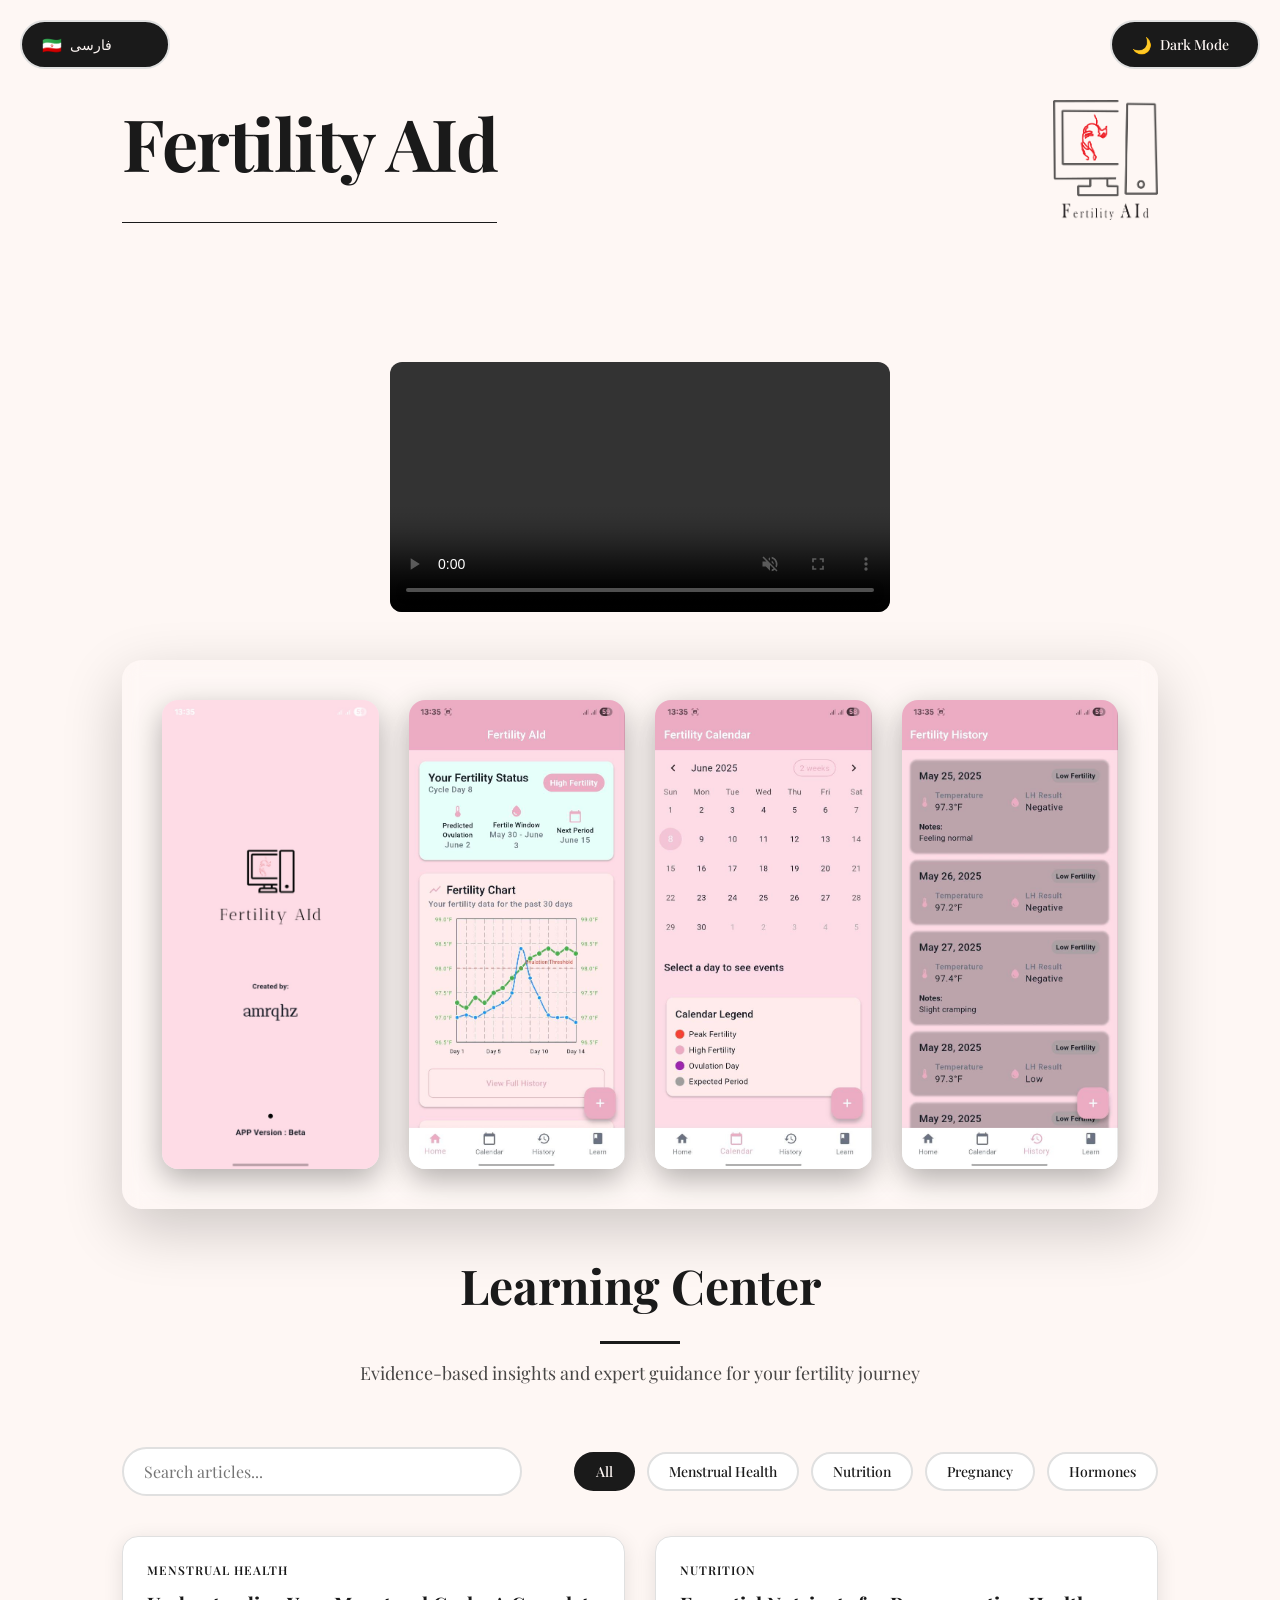
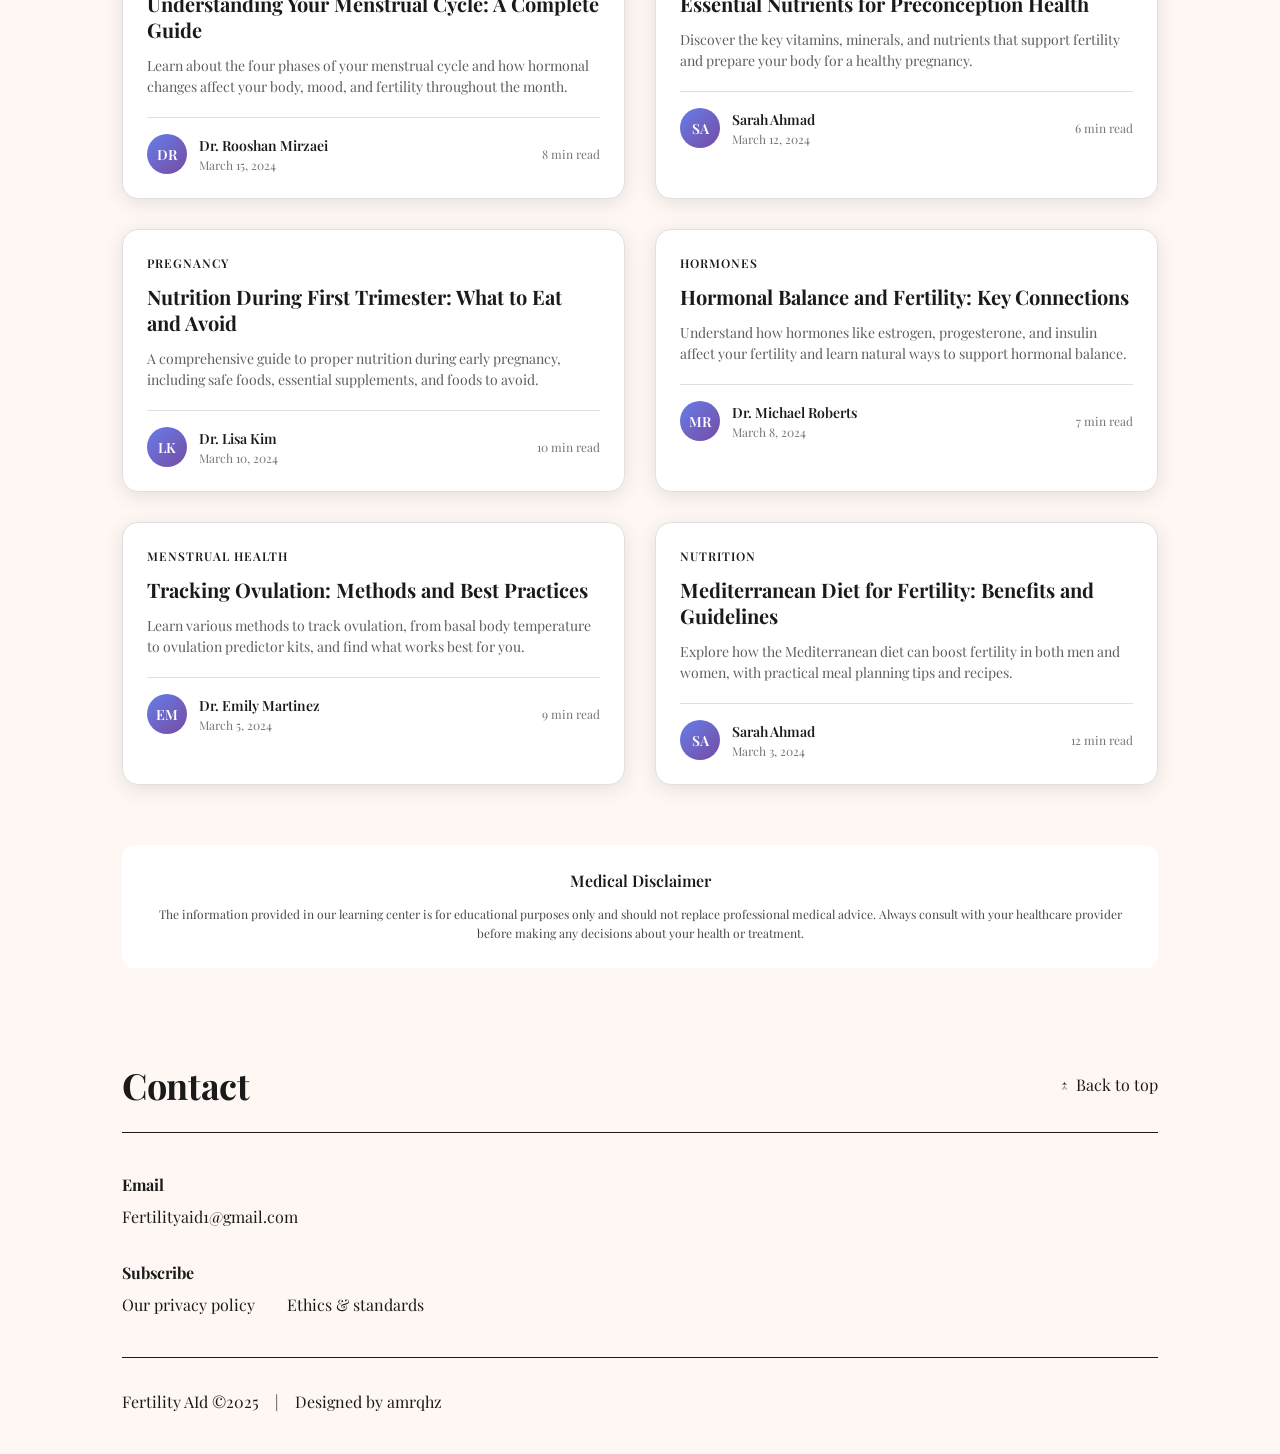
<file: website_code/fertility_aid_site/index.html>
<!DOCTYPE html>
<html lang="en-US" data-theme="light" data-lang="en">
    <head>
        <meta charSet="utf-8"/>
        <meta http-equiv="x-ua-compatible" content="ie=edge"/>
        <meta name="viewport" content="width=device-width, initial-scale=1, shrink-to-fit=no"/>
        <meta name="generator" content="Gatsby 4.24.2"/>
        <title data-react-helmet="true">Fertility AId</title>
        <link rel="preconnect" href="https://fonts.googleapis.com">
        <link rel="preconnect" href="https://fonts.gstatic.com" crossorigin>
        <link href="https://fonts.googleapis.com/css2?family=Noto+Sans+Arabic:wght@100..900&display=swap" rel="stylesheet">
        <link href="https://fonts.googleapis.com/css2?family=Playfair+Display:ital,wght@0,400..900;1,400..900&display=swap" rel="stylesheet">
        <link href="https://fonts.googleapis.com/css2?family=Lalezar&display=swap" rel="stylesheet">
        <link rel="stylesheet" href="style.css">
        <link rel="icon" href="./2335.png" sizes="any">
    </head>
    <body>
        <button class="theme-toggle" onclick="toggleTheme()">
            <span class="theme-icon">🌙</span>
            <span class="theme-text">Dark Mode</span>
        </button>
        <button class="language-toggle" onclick="toggleLanguage()">
            <span class="language-flag">🇺🇸</span>
            <span class="language-text" data-en="فارسی" data-fa="English">فارسی</span>
        </button>

        <div id="___gatsby">
            <div style="outline:none" tabindex="-1" id="gatsby-focus-wrapper">
                <div class="global-wrapper single-article--article">
                    <main class="site-main">
                        <div class="single-article">
                            <section class="single-article__hero"></section>
                            <header class="single-article__header-wrapper article-header undefined">
                                <div class="article-header__head">
                                    <div class="article-header__head-inner">
                                        <div class="header-content-wrapper">
                                            <h1 class="article-header__head-title" data-key="title">Fertility AId</h1>
                                            <div class="header-logo">
                                                <img src="./2335.png" alt="Logo" class="logo-image">
                                            </div>
                                        </div>                                    
                                    </div>
                                </div>
                            </header>
                        </div>
                        <div class="video">
                            <video src="./video_2025-06-08_13-24-48.mp4" controls muted></video>   
                        </div>
                        <div class="img_app">
                            <!-- Images Container -->
                            <div class="images-container">
                                <div class="image-item">
                                    <img src="./photo_4_2025-06-08_13-38-37.jpg" alt="Image 1" onerror="this.style.display='none'; this.nextElementSibling.style.display='flex';">
                                    <div class="image-placeholder" style="display: none;">Image 1</div>
                                </div>
                                
                                <div class="image-item">
                                    <img src="./photo_1_2025-06-08_13-38-37.jpg" alt="Image 2" onerror="this.style.display='none'; this.nextElementSibling.style.display='flex';">
                                    <div class="image-placeholder" style="display: none;">Image 2</div>
                                </div>
                                
                                <div class="image-item">
                                    <img src="./photo_2_2025-06-08_13-38-37.jpg" alt="Image 3" onerror="this.style.display='none'; this.nextElementSibling.style.display='flex';">
                                    <div class="image-placeholder" style="display: none;">Image 3</div>
                                </div>
                                
                                <div class="image-item">
                                    <img src="./photo_3_2025-06-08_13-38-37.jpg" alt="Image 4" onerror="this.style.display='none'; this.nextElementSibling.style.display='flex';">
                                    <div class="image-placeholder" style="display: none;">Image 4</div>
                                </div>
                            </div>
                        </div>
                         <!-- Learning Section -->
                        <section class="learning-section">
                            <div class="learning-header">
                                <h2 class="learning-title" data-key="sectionTitle">Learning Center</h2>
                                <p class="learning-subtitle" data-key="sectionSubtitle">Evidence-based insights and expert guidance for your fertility journey</p>
                            </div>

                            <!-- Controls -->
                            <div class="learning-controls">
                                <div class="search-container">
                                    <input type="text" class="search-input" data-key-placeholder="searchPlaceholder" placeholder="Search articles..." id="searchInput">
                                </div>
                                <div class="filter-tabs">
                                    <button class="filter-tab active" data-category="all" data-key="filterAll">All</button>
                                    <button class="filter-tab" data-category="menstrual-health" data-key="filterMenstrual">Menstrual Health</button>
                                    <button class="filter-tab" data-category="nutrition" data-key="filterNutrition">Nutrition</button>
                                    <button class="filter-tab" data-category="pregnancy" data-key="filterPregnancy">Pregnancy</button>
                                    <button class="filter-tab" data-category="hormones" data-key="filterHormones">Hormones</button>
                                </div>
                            </div>

                            <!-- Articles Grid -->
                            <div class="articles-grid" id="articlesGrid">
                                <!-- Article 1 -->
                                <article class="article-card" data-category="menstrual-health">
                                    <div class="article-content">
                                        <div class="article-category" data-key="article1Category">Menstrual Health</div>
                                        <h3 class="article-title" data-key="article1Title">Understanding Your Menstrual Cycle: A Complete Guide</h3>
                                        <p class="article-excerpt" data-key="article1Excerpt">Learn about the four phases of your menstrual cycle and how hormonal changes affect your body, mood, and fertility throughout the month.</p>
                                        <div class="article-meta">
                                            <div class="article-author">
                                                <div class="author-avatar">
                                                    DR
                                                    <div class="author-tooltip" data-key="article1Tooltip">
                                                        Dr. Rooshan Mirzaei<br>
                                                        Specialist in Gynecology<br>
                                                        15+ years experience
                                                    </div>
                                                </div>
                                                <div class="author-info">
                                                    <span class="author-name" data-key="article1Author">Dr. Rooshan Mirzaei</span>
                                                    <span class="article-date" data-key="article1Date">March 15, 2024</span>
                                                </div>
                                            </div>
                                            <span class="reading-time" data-key="article1Reading">8 min read</span>
                                        </div>
                                    </div>
                                </article>

                                <!-- Article 2 -->
                                <article class="article-card" data-category="nutrition">
                                    <div class="article-content">
                                        <div class="article-category" data-key="article2Category">Nutrition</div>
                                        <h3 class="article-title" data-key="article2Title">Essential Nutrients for Preconception Health</h3>
                                        <p class="article-excerpt" data-key="article2Excerpt">Discover the key vitamins, minerals, and nutrients that support fertility and prepare your body for a healthy pregnancy.</p>
                                        <div class="article-meta">
                                            <div class="article-author">
                                                <div class="author-avatar">
                                                    SA
                                                    <div class="author-tooltip" data-key="article2Tooltip">
                                                        Sarah Ahmad<br>
                                                        Registered Dietitian<br>
                                                        Fertility Nutrition Specialist
                                                    </div>
                                                </div>
                                                <div class="author-info">
                                                    <span class="author-name" data-key="article2Author">Sarah Ahmad</span>
                                                    <span class="article-date" data-key="article2Date">March 12, 2024</span>
                                                </div>
                                            </div>
                                            <span class="reading-time" data-key="article2Reading">6 min read</span>
                                        </div>
                                    </div>
                                </article>

                                <!-- Article 3 -->
                                <article class="article-card" data-category="pregnancy">
                                    <div class="article-content">
                                        <div class="article-category" data-key="article3Category">Pregnancy</div>
                                        <h3 class="article-title" data-key="article3Title">Nutrition During First Trimester: What to Eat and Avoid</h3>
                                        <p class="article-excerpt" data-key="article3Excerpt">A comprehensive guide to proper nutrition during early pregnancy, including safe foods, essential supplements, and foods to avoid.</p>
                                        <div class="article-meta">
                                            <div class="article-author">
                                                <div class="author-avatar">
                                                    LK
                                                    <div class="author-tooltip" data-key="article3Tooltip">
                                                        Dr. Lisa Kim<br>
                                                        Obstetrician & Gynecologist<br>
                                                        Board Certified
                                                    </div>
                                                </div>
                                                <div class="author-info">
                                                    <span class="author-name" data-key="article3Author">Dr. Lisa Kim</span>
                                                    <span class="article-date" data-key="article3Date">March 10, 2024</span>
                                                </div>
                                            </div>
                                            <span class="reading-time" data-key="article3Reading">10 min read</span>
                                        </div>
                                    </div>
                                </article>

                                <!-- Article 4 -->
                                <article class="article-card" data-category="hormones">
                                    <div class="article-content">
                                        <div class="article-category" data-key="article4Category">Hormones</div>
                                        <h3 class="article-title" data-key="article4Title">Hormonal Balance and Fertility: Key Connections</h3>
                                        <p class="article-excerpt" data-key="article4Excerpt">Understand how hormones like estrogen, progesterone, and insulin affect your fertility and learn natural ways to support hormonal balance.</p>
                                        <div class="article-meta">
                                            <div class="article-author">
                                                <div class="author-avatar">
                                                    MR
                                                    <div class="author-tooltip" data-key="article4Tooltip">
                                                        Dr. Michael Roberts<br>
                                                        Reproductive Endocrinologist<br>
                                                        Fertility Specialist
                                                    </div>
                                                </div>
                                                <div class="author-info">
                                                    <span class="author-name" data-key="article4Author">Dr. Michael Roberts</span>
                                                    <span class="article-date" data-key="article4Date">March 8, 2024</span>
                                                </div>
                                            </div>
                                            <span class="reading-time" data-key="article4Reading">7 min read</span>
                                        </div>
                                    </div>
                                </article>

                                <!-- Article 5 -->
                                <article class="article-card" data-category="menstrual-health">
                                    <div class="article-content">
                                        <div class="article-category" data-key="article5Category">Menstrual Health</div>
                                        <h3 class="article-title" data-key="article5Title">Tracking Ovulation: Methods and Best Practices</h3>
                                        <p class="article-excerpt" data-key="article5Excerpt">Learn various methods to track ovulation, from basal body temperature to ovulation predictor kits, and find what works best for you.</p>
                                        <div class="article-meta">
                                            <div class="article-author">
                                                <div class="author-avatar">
                                                    EM
                                                    <div class="author-tooltip" data-key="article5Tooltip">
                                                        Dr. Emily Martinez<br>
                                                        Reproductive Health Specialist<br>
                                                        Women's Health Expert
                                                    </div>
                                                </div>
                                                <div class="author-info">
                                                    <span class="author-name" data-key="article5Author">Dr. Emily Martinez</span>
                                                    <span class="article-date" data-key="article5Date">March 5, 2024</span>
                                                </div>
                                            </div>
                                            <span class="reading-time" data-key="article5Reading">9 min read</span>
                                        </div>
                                    </div>
                                </article>

                                <!-- Article 6 -->
                                <article class="article-card" data-category="nutrition">
                                    <div class="article-content">
                                        <div class="article-category" data-key="article6Category">Nutrition</div>
                                        <h3 class="article-title" data-key="article6Title">Mediterranean Diet for Fertility: Benefits and Guidelines</h3>
                                        <p class="article-excerpt" data-key="article6Excerpt">Explore how the Mediterranean diet can boost fertility in both men and women, with practical meal planning tips and recipes.</p>
                                        <div class="article-meta">
                                            <div class="article-author">
                                                <div class="author-avatar">
                                                    SA
                                                    <div class="author-tooltip" data-key="article6Tooltip">
                                                        Sarah Ahmad<br>
                                                        Registered Dietitian<br>
                                                        Fertility Nutrition Specialist
                                                    </div>
                                                </div>
                                                <div class="author-info">
                                                    <span class="author-name" data-key="article6Author">Sarah Ahmad</span>
                                                    <span class="article-date" data-key="article6Date">March 3, 2024</span>
                                                </div>
                                            </div>
                                            <span class="reading-time" data-key="article6Reading">12 min read</span>
                                        </div>
                                    </div>
                                </article>
                            </div>

                            <!-- Medical Disclaimer -->
                            <div class="medical-disclaimer">
                                <h3 class="disclaimer-title" data-key="disclaimerTitle">Medical Disclaimer</h3>
                                <p class="disclaimer-text" data-key="disclaimerText">
                                    The information provided in our learning center is for educational purposes only and should not replace professional medical advice. 
                                    Always consult with your healthcare provider before making any decisions about your health or treatment.
                                </p>
                            </div>
                        </section>
                    </main>
                    <footer class="site-footer">
                        <div class="site-footer__inner">
                            <div class="site-footer__inner-content">
                                <div class="site-footer__title">
                                    <div class="site-footer__title-text" data-key="contact">Contact</div>
                                    <button class="site-footer__title-back" onclick="scrollToTop()">
                                        <span>↑</span>                 
                                        <span data-key="backToTop">Back to top</span>
                                    </button>
                                </div>
                                <div class="site-footer__links">
                                    <div class="site-footer__links-row">
                                        <div class="site-footer__links-title" data-key="email">Email</div>
                                        <div class="site-footer__links-link">
                                            <span class="copyable-email" data-email="Fertilityaid1@gmail.com">
                                                Fertilityaid1@gmail.com
                                            </span>
                                        </div>
                                    </div>
                                    <div class="site-footer__links-row">
                                        <div class="site-footer__links-title" data-key="subscribe">Subscribe</div>
                                        <div class="site-footer__links-link">
                                            <ul class="site-footer__nav">
                                                <li class="">
                                                    <a href="#" data-key="privacyPolicy">Our privacy policy</a>
                                                </li>
                                                <li class="">
                                                    <a href="#" data-key="ethicsStandards">Ethics &amp; standards</a>
                                                </li>
                                            </ul>
                                        </div>
                                    </div>
                                </div>
                                <div class="site-footer__baseline">
                                    <div class="site-footer__baseline-copyright" data-key="copyright">Fertility AId ©2025</div>      
                                    <div class="site-footer__baseline-separator">|</div>
                                    <a href="https://amrqhz.github.io" target="_blank" rel="noreferrer" data-key="designedBy">Designed by amrqhz</a>
                                </div>
                            </div>
                        </div>
                    </footer>
                </div>
            </div>
        </div>

        <script src="script.js"></script>
    </body>
</html>
</file>
<file: website_code/fertility_aid_site/style.css>
/* =====================================================
   CSS Variables for Theme System
   ===================================================== */
:root {
    --bg-color: #fef7f4;
    --text-color: #1a1a1a;
    --border-color: #e0e0e0;
    --accent-color: #1a1a1a;
    --hover-color: #333333;
    --card-bg: #ffffff;
    --shadow-light: rgba(0, 0, 0, 0.1);
    --shadow-hover: rgba(0, 0, 0, 0.15);
}

[data-theme="dark"] {
    --bg-color: #1a1a1a;
    --text-color: #f5f5f5;
    --border-color: #404040;
    --accent-color: #f5f5f5;
    --hover-color: #cccccc;
    --card-bg: #2a2a2a;
    --shadow-light: rgba(255, 255, 255, 0.1);
    --shadow-hover: rgba(255, 255, 255, 0.15);
}

/* =====================================================
   Reset and Base Styles
   ===================================================== */
* {
    margin: 0;
    padding: 0;
    box-sizing: border-box;
}

body {
    line-height: 1.5;
    color: var(--text-color);
    background-color: var(--bg-color);
    font-size: 16px;
    transition: background-color 0.3s ease, color 0.3s ease;
    font-family: 'Playfair Display', serif;
}

.video {
    display: flex;
    justify-content: center;
    align-items: center;
    padding: 1rem 1rem;
    /* margin: 1rem 0; */
}

.video video {
    max-width: 500px;
    width: 100%;
    height: auto;
    border-radius: 12px;
    transition: transform 0.3s ease, box-shadow 0.3s ease;
}
.img_app {
    position: relative;
    max-width: 1200px;
    margin: 2rem auto;
    padding: 40px;
    border-radius: 20px;
    background: rgba(255, 255, 255, 0.1);
    backdrop-filter: blur(10px);
    box-shadow: 0 20px 60px rgba(0, 0, 0, 0.2);
}



/* Images Container */
.images-container {
    position: relative;
    display: grid;
    grid-template-columns: repeat(4, 1fr);
    gap: 30px;
    z-index: 2;
}

/* Individual Images */
.image-item {
    position: relative;
    border-radius: 16px;
    overflow: hidden;
    box-shadow: 0 10px 30px rgba(0, 0, 0, 0.3);
    transition: all 0.3s ease;
    background: #f0f0f0;
}

.image-item:hover {
    transform: translateY(-10px);
    box-shadow: 0 20px 40px rgba(0, 0, 0, 0.4);
}

.image-item img {
    width: 100%;
    height: 100%;
    object-fit: cover;
    display: block;
}

/* Placeholder for missing images */
.image-placeholder {
    width: 100%;
    height: 100%;
    background: linear-gradient(45deg, #e0e0e0, #f0f0f0);
    display: flex;
    align-items: center;
    justify-content: center;
    color: #888;
    font-size: 14px;
}


[data-lang="fa"] {
    font-family: 'Playfair Display', serif;
}

a {
    color: inherit;
    text-decoration: none;
}

a:hover {
    text-decoration: underline;
    color: var(--hover-color);
}

/* =====================================================
   Learning Section Styles
   ===================================================== */
.learning-section {
    margin-top: 40px;
}

.learning-header {
    text-align: center;
    margin-bottom: 60px;
}

.learning-title {
    font-size: 48px;
    font-weight: 700;
    color: var(--text-color);
    margin-bottom: 16px;
    position: relative;
}

[data-lang="fa"] .learning-title {
    font-family: 'Playfair Display', serif;
}

.learning-title::after {
    content: '';
    display: block;
    width: 80px;
    height: 3px;
    background-color: var(--accent-color);
    margin: 20px auto 0;
}

.learning-subtitle {
    font-size: 18px;
    color: var(--text-color);
    opacity: 0.8;
    max-width: 600px;
    margin: 0 auto;
}

/* =====================================================
   Filter and Search
   ===================================================== */
.learning-controls {
    display: flex;
    justify-content: space-between;
    align-items: center;
    margin-bottom: 40px;
    flex-wrap: wrap;
    gap: 20px;
}

.search-container {
    flex: 1;
    max-width: 400px;
}

.search-input {
    width: 100%;
    padding: 12px 20px;
    border: 2px solid var(--border-color);
    border-radius: 50px;
    background: var(--card-bg);
    color: var(--text-color);
    font-size: 16px;
    font-family: inherit;
    transition: all 0.3s ease;
}

.search-input:focus {
    outline: none;
    border-color: var(--accent-color);
    box-shadow: 0 0 0 3px var(--shadow-light);
}


.filter-tabs {
    display: flex;
    gap: 12px;
    flex-wrap: wrap;
}

.filter-tab {
    padding: 8px 20px;
    border: 2px solid var(--border-color);
    border-radius: 25px;
    background: var(--card-bg);
    color: var(--text-color);
    cursor: pointer;
    font-size: 14px;
    font-weight: 500;
    transition: all 0.3s ease;
    font-family: inherit;
}

.filter-tab:hover,
.filter-tab.active {
    background: var(--accent-color);
    color: var(--bg-color);
    border-color: var(--accent-color);
}

/* =====================================================
   Articles Grid
   ===================================================== */
.articles-grid {
    display: grid;
    grid-template-columns: repeat(auto-fit, minmax(350px, 1fr));
    gap: 30px;
    margin-bottom: 60px;
}

.article-card {
    background: var(--card-bg);
    border-radius: 16px;
    overflow: hidden;
    box-shadow: 0 4px 20px var(--shadow-light);
    transition: all 0.3s ease;
    border: 1px solid var(--border-color);
}

.article-card:hover {
    transform: translateY(-8px);
    box-shadow: 0 12px 40px var(--shadow-hover);
}

/* .article-image {
    width: 100%;
    height: 200px;
    display: flex;
    align-items: center;
    justify-content: center;
    color: white;
    font-size: 48px;
    position: relative;
    overflow: hidden;
} */


.article-content {
    padding: 24px;
}

.article-category {
    font-size: 12px;
    font-weight: 600;
    color: var(--accent-color);
    text-transform: uppercase;
    letter-spacing: 1px;
    margin-bottom: 12px;
}

.article-title {
    font-size: 20px;
    font-weight: 700;
    color: var(--text-color);
    margin-bottom: 12px;
    line-height: 1.3;
}

[data-lang="fa"] .article-title {
    font-family: 'Playfair Display', serif;
}

.article-excerpt {
    font-size: 14px;
    color: var(--text-color);
    opacity: 0.7;
    margin-bottom: 20px;
    line-height: 1.5;
}

.article-meta {
    display: flex;
    justify-content: space-between;
    align-items: center;
    padding-top: 16px;
    border-top: 1px solid var(--border-color);
}

.article-author {
    display: flex;
    align-items: center;
    gap: 12px;
}

.author-avatar {
    width: 40px;
    height: 40px;
    border-radius: 50%;
    background: linear-gradient(135deg, #667eea 0%, #764ba2 100%);
    display: flex;
    align-items: center;
    justify-content: center;
    color: white;
    font-weight: 600;
    font-size: 14px;
    cursor: pointer;
    position: relative;
    transition: transform 0.3s ease;
}

.author-avatar:hover {
    transform: scale(1.1);
}

.author-info {
    display: flex;
    flex-direction: column;
}

.author-name {
    font-size: 14px;
    font-weight: 600;
    color: var(--text-color);
}

.article-date {
    font-size: 12px;
    color: var(--text-color);
    opacity: 0.6;
}

.reading-time {
    font-size: 12px;
    color: var(--text-color);
    opacity: 0.6;
}

/* =====================================================
   Author Tooltip
   ===================================================== */
.author-tooltip {
    position: absolute;
    bottom: 45px;
    left: 50%;
    background: var(--card-bg);
    color: var(--text-color);
    padding: 12px 16px;
    border-radius: 8px;
    box-shadow: 0 4px 20px var(--shadow-light);
    border: 1px solid var(--border-color);
    font-size: 12px;
    white-space: nowrap;
    opacity: 0;
    visibility: hidden;
    transition: all 0.3s ease;
    z-index: 100;
    pointer-events: none;
}

.author-tooltip::after {
    content: '';
    position: absolute;
    top: 100%;
    left: 50%;
    transform: translateX(-50%);
    border: 6px solid transparent;
    border-top-color: var(--card-bg);
}

.author-avatar:hover .author-tooltip {
    opacity: 1;
    visibility: visible;
    bottom: 50px;
}

/* =====================================================
   Medical Disclaimer
   ===================================================== */
.medical-disclaimer {
    background: var(--card-bg);
    border-radius: 12px;
    padding: 24px;
    margin: 30px 0;
    text-align: center;
}

.disclaimer-title {
    font-size: 16px;
    font-weight: 600;
    color: var(--text-color);
    margin-bottom: 12px;
}

.disclaimer-text {
    font-size: 12px;
    color: var(--text-color);
    opacity: 0.8;
    line-height: 1.6;
}
/* =====================================================
   Language Toggle Button
   ===================================================== */
.language-toggle {
    position: fixed;
    top: 20px;
    left: 20px;
    background: var(--accent-color);
    color: var(--bg-color);
    border: 2px solid var(--border-color);
    border-radius: 50px;
    padding: 12px 20px;
    cursor: pointer;
    font-size: 14px;
    font-weight: 500;
    display: flex;
    align-items: center;
    gap: 8px;
    transition: all 0.3s ease;
    z-index: 1000;
    font-family: inherit;
    width: 150px;
    opacity: 1;
    visibility: visible;
}

.language-toggle.hidden {
    opacity: 0;
    visibility: hidden;
    transform: translateY(-20px);
}

.language-toggle:hover {
    transform: scale(1.05);
    box-shadow: 0 4px 12px rgba(0, 0, 0, 0.2);
}

[data-theme="dark"] .language-toggle:hover {
    box-shadow: 0 4px 12px rgba(255, 255, 255, 0.1);
}

.language-flag {
    font-size: 16px;
    transition: transform 0.3s ease;
}

.language-toggle:hover .language-flag {
    transform: scale(1.2);
}

/* =====================================================
   Theme Toggle Button
   ===================================================== */
.theme-toggle {
    position: fixed;
    top: 20px;
    right: 20px;
    background: var(--accent-color);
    color: var(--bg-color);
    border: 2px solid var(--border-color);
    border-radius: 50px;
    padding: 12px 20px;
    cursor: pointer;
    font-size: 14px;
    font-weight: 500;
    display: flex;
    align-items: center;
    gap: 8px;
    transition: all 0.3s ease;
    z-index: 1000;
    font-family: inherit;
    width: 150px;
    opacity: 1;
    visibility: visible;
}

.theme-toggle.hidden {
    opacity: 0;
    visibility: hidden;
    transform: translateY(-20px);
}

.theme-toggle:hover {
    transform: scale(1.05);
    box-shadow: 0 4px 12px rgba(0, 0, 0, 0.2);
}

[data-theme="dark"] .theme-toggle:hover {
    box-shadow: 0 4px 12px rgba(255, 255, 255, 0.1);
}

.theme-icon {
    font-size: 16px;
    transition: transform 0.3s ease;
}

.theme-toggle:hover .theme-icon {
    transform: rotate(20deg);
}

/* =====================================================
   Header Styles
   ===================================================== */
.header-content-wrapper {
    display: flex;
    justify-content: space-between;
    align-items: center;
    width: 100%;
}

.logo-image {
    height: 120px;
    width: auto;
    filter: brightness(1);
    transition: filter 0.3s ease;
}

[data-theme="dark"] .logo-image {
    filter: brightness(0) invert(1);
}

/* =====================================================
   Global Layout
   ===================================================== */
.global-wrapper {
    min-height: 100vh;
    display: flex;
    flex-direction: column;
}

.site-header {
    background-color: var(--bg-color);
    border-bottom: 1px solid var(--border-color);
}

.site-header__masthead {
    height: 1px;
    background-color: var(--bg-color);
}

.site-header__links {
    padding: 16px 0;
}

.site-header__links-inner {
    max-width: 960px;
    margin: 0 auto;
    padding: 0 32px;
    display: flex;
    justify-content: space-between;
    align-items: center;
}

.site-header__links-toc {
    font-size: 16px;
    font-weight: 400;
    color: var(--text-color);
}

.site-header__links-menu {
    display: flex;
    list-style: none;
    gap: 40px;
}

.site-header__links-menu a {
    font-size: 16px;
    color: var(--text-color);
    font-weight: 400;
}

/* =====================================================
   Main Content
   ===================================================== */
.site-main {
    flex: 1;
    max-width: 960px;
    margin: 0 auto;
    padding: 0 32px;
    width: 100%;
}

.single-article__hero {
    height: 60px;
}

.single-article__header-wrapper {
    margin-bottom: 80px;
}

.article-header__head {
    padding: 0;
}

.article-header__head-inner {
    padding: 40px 0;
}

.article-header__head-title {
    font-size: 64px;
    font-weight: 700;
    color: var(--text-color);
    margin: 0;
    line-height: 1.1;
    letter-spacing: -0.02em;
}

[data-lang="fa"] .article-header__head-title {
    font-family: 'Playfair Display', serif;
    font-weight: 800;
    letter-spacing: 0;
}

/* Horizontal line after title */
.article-header__head-title::after {
    content: '';
    display: block;
    width: 100%;
    height: 1px;
    background-color: var(--accent-color);
    margin-top: 40px;
}

/* =====================================================
   Footer Styles
   ===================================================== */
.site-footer {
    background-color: var(--bg-color);
    margin-top: auto;
    padding: 60px 0 40px 0;
}

.site-footer__inner {
    max-width: 960px;
    margin: 0 auto;
    padding: 0 32px;
}

.site-footer__inner-content {
    width: 100%;
}

.site-footer__title {
    display: flex;
    justify-content: space-between;
    align-items: center;
    margin-bottom: 40px;
    padding-bottom: 20px;
    border-bottom: 1px solid var(--accent-color);
}

.site-footer__title-text {
    font-size: 32px;
    font-weight: 700;
    color: var(--text-color);
    letter-spacing: -0.01em;
}

[data-lang="fa"] .site-footer__title-text {
    font-family: "Noto Sans Arabic", sans-serif;
    font-weight: 600;
    letter-spacing: 0;
}

.site-footer__title-back {
    background: none;
    border: none;
    color: var(--text-color);
    cursor: pointer;
    font-size: 16px;
    display: flex;
    align-items: center;
    gap: 8px;
    font-family: inherit;
    transition: color 0.3s ease;
}

.site-footer__title-back span:first-child {
    font-size: 14px;
}

.site-footer__title-back:hover {
    text-decoration: underline;
    color: var(--hover-color);
}

.site-footer__links {
    margin-bottom: 40px;
}

.site-footer__links-row {
    margin-bottom: 32px;
}

.site-footer__links-row:last-child {
    margin-bottom: 0;
}

.site-footer__links-title {
    font-weight: 700;
    color: var(--text-color);
    margin-bottom: 8px;
    font-size: 16px;
}

[data-lang="fa"] .site-footer__links-title {
    font-family: 'Playfair Display', serif;
    font-weight: 700;
}

.site-footer__links-link {
    color: var(--text-color);
    font-size: 16px;
}

.site-footer__nav {
    list-style: none;
    display: flex;
    gap: 32px;
    flex-wrap: wrap;
}

.site-footer__nav a {
    color: var(--text-color);
    font-size: 16px;
}

.site-footer__baseline {
    display: flex;
    align-items: center;
    gap: 16px;
    padding-top: 32px;
    border-top: 1px solid var(--accent-color);
    font-size: 16px;
    color: var(--text-color);
}

.site-footer__baseline-copyright {
    font-weight: 400;
}

.site-footer__baseline-separator {
    color: var(--text-color);
}

.site-footer__baseline a {
    color: var(--text-color);
    font-weight: 400;
}

/* =====================================================
   Interactive Elements
   ===================================================== */
.copyable-email {
    cursor: pointer;
    user-select: all;
    transition: color 0.3s ease;
}

.copyable-email:hover {
    color: var(--hover-color);
}

/* =====================================================
   Language-specific adjustments
   ===================================================== */
[data-lang="fa"] {
    font-family: 'Playfair Display', serif;
}

[data-lang="fa"] h1,
[data-lang="fa"] h2,
[data-lang="fa"] h3,
[data-lang="fa"] h4,
[data-lang="fa"] h5,
[data-lang="fa"] h6 {
    font-family: 'Playfair Display', serif;
}

[data-lang="fa"] button {
    font-family: 'Playfair Display', serif;
}

/* =====================================================
   Enhanced Responsive Design
   ===================================================== */

/* Large Tablets and Small Desktops */
@media (max-width: 1024px) {
    .site-header__links-inner,
    .site-main,
    .site-footer__inner {
        max-width: 900px;
        padding: 0 28px;
    }
    
    .article-header__head-title {
        font-size: 56px;
    }
    
    .site-footer__title-text {
        font-size: 30px;
    }
    
    .theme-toggle,
    .language-toggle {
        width: 140px;
        padding: 11px 18px;
        font-size: 13px;
    }
}

/* Standard Tablets */
@media (max-width: 768px) {
    .site-header__links-inner,
    .site-main,
    .site-footer__inner {
        padding: 0 24px;
    }
    .learning-title {
        font-size: 36px;
    }
    
    .learning-controls {
        flex-direction: column;
        align-items: stretch;
    }
    
    .search-container {
        max-width: none;
    }
    
    .filter-tabs {
        justify-content: center;
    }
    
    .articles-grid {
        grid-template-columns: 1fr;
        gap: 20px;
    }
    .site-header__links-inner {
        flex-direction: column;
        gap: 20px;
        padding: 20px 24px;
        text-align: center;
    }
    
    .site-header__links-menu {
        gap: 30px;
        flex-wrap: wrap;
        justify-content: center;
    }
    
    .article-header__head-title {
        font-size: 48px;
        line-height: 1.2;
    }
    
    .site-footer__title {
        flex-direction: column;
        gap: 20px;
        align-items: flex-start;
        text-align: left;
    }
    
    .site-footer__nav {
        flex-direction: column;
        gap: 20px;
    }
    
    .site-footer__baseline {
        flex-direction: column;
        align-items: flex-start;
        gap: 12px;
    }
    
    .header-content-wrapper {
        flex-direction: column;
        gap: 24px;
        text-align: center;
    }
    
    .logo-image {
        height: 100px;
    }
    
    .theme-toggle,
    .language-toggle {
        top: 15px;
        padding: 10px 16px;
        font-size: 12px;
        width: 130px;
    }
    
    .theme-toggle {
        right: 15px;
    }
    
    .language-toggle {
        left: 15px;
    }
    
    .video {
        padding: 1.5rem 0.5rem;
        margin: 1.5rem 0;
    }
    
    .img_app {
        max-width: 280px;
        margin: 1.5rem auto;
    }
}

/* Large Mobile Devices */
@media (max-width: 480px) {
    .site-header__links-inner,
    .site-main,
    .site-footer__inner {
        padding: 0 16px;
    }
    .learning-title {
        font-size: 28px;
    }
    
    .article-content {
        padding: 20px;
    }
    
    .article-meta {
        flex-direction: column;
        gap: 12px;
        align-items: flex-start;
    }
    .site-header__links-inner {
        padding: 16px;
        gap: 16px;
    }
    
    .site-header__links-menu {
        gap: 20px;
        font-size: 15px;
    }
    
    .article-header__head-title {
        font-size: 36px;
        line-height: 1.3;
    }
    
    .site-footer__title-text {
        font-size: 26px;
    }
    
    .site-footer__links-title {
        font-size: 15px;
    }
    
    .site-footer__links-link,
    .site-footer__nav a,
    .site-footer__baseline {
        font-size: 15px;
    }
    
    .logo-image {
        height: 80px;
    }
    
    .theme-toggle,
    .language-toggle {
        top: 12px;
        padding: 8px 14px;
        font-size: 11px;
        width: 120px;
    }
    
    .theme-toggle {
        right: 12px;
    }
    
    .language-toggle {
        left: 12px;
    }
    
    .video {
        padding: 1rem 0.25rem;
        margin: 1rem 0;
    }
    
    .img_app {
        max-width: 260px;
        margin: 1rem auto;
    }
    
    .slider-nav {
        width: 40px;
        height: 40px;
        font-size: 16px;
    }
    
    .slider-nav.prev {
        left: 15px;
    }
    
    .slider-nav.next {
        right: 15px;
    }
}

/* Small Mobile Devices */
@media (max-width: 360px) {
    .site-header__links-inner,
    .site-main,
    .site-footer__inner {
        padding: 0 12px;
    }
    
    .site-header__links-menu {
        gap: 16px;
        font-size: 14px;
    }
    
    .article-header__head-title {
        font-size: 32px;
    }
    
    .site-footer__title-text {
        font-size: 24px;
    }
    
    .logo-image {
        height: 70px;
    }
    
    .theme-toggle,
    .language-toggle {
        top: 10px;
        padding: 6px 12px;
        font-size: 10px;
        width: 110px;
    }
    
    .theme-toggle {
        right: 10px;
    }
    
    .language-toggle {
        left: 10px;
    }
    
    .img_app {
        max-width: 240px;
    }
    
    .slider-nav {
        width: 35px;
        height: 35px;
        font-size: 14px;
    }
    
    .slider-nav.prev {
        left: 10px;
    }
    
    .slider-nav.next {
        right: 10px;
    }
    
    .dot {
        width: 10px;
        height: 10px;
    }
}

/* Ultra-wide screens */
@media (min-width: 1200px) {
    .site-header__links-inner,
    .site-main,
    .site-footer__inner {
        max-width: 1100px;
    }
    
    .article-header__head-title {
        font-size: 72px;
    }
    
    .site-footer__title-text {
        font-size: 36px;
    }
}
</file>
